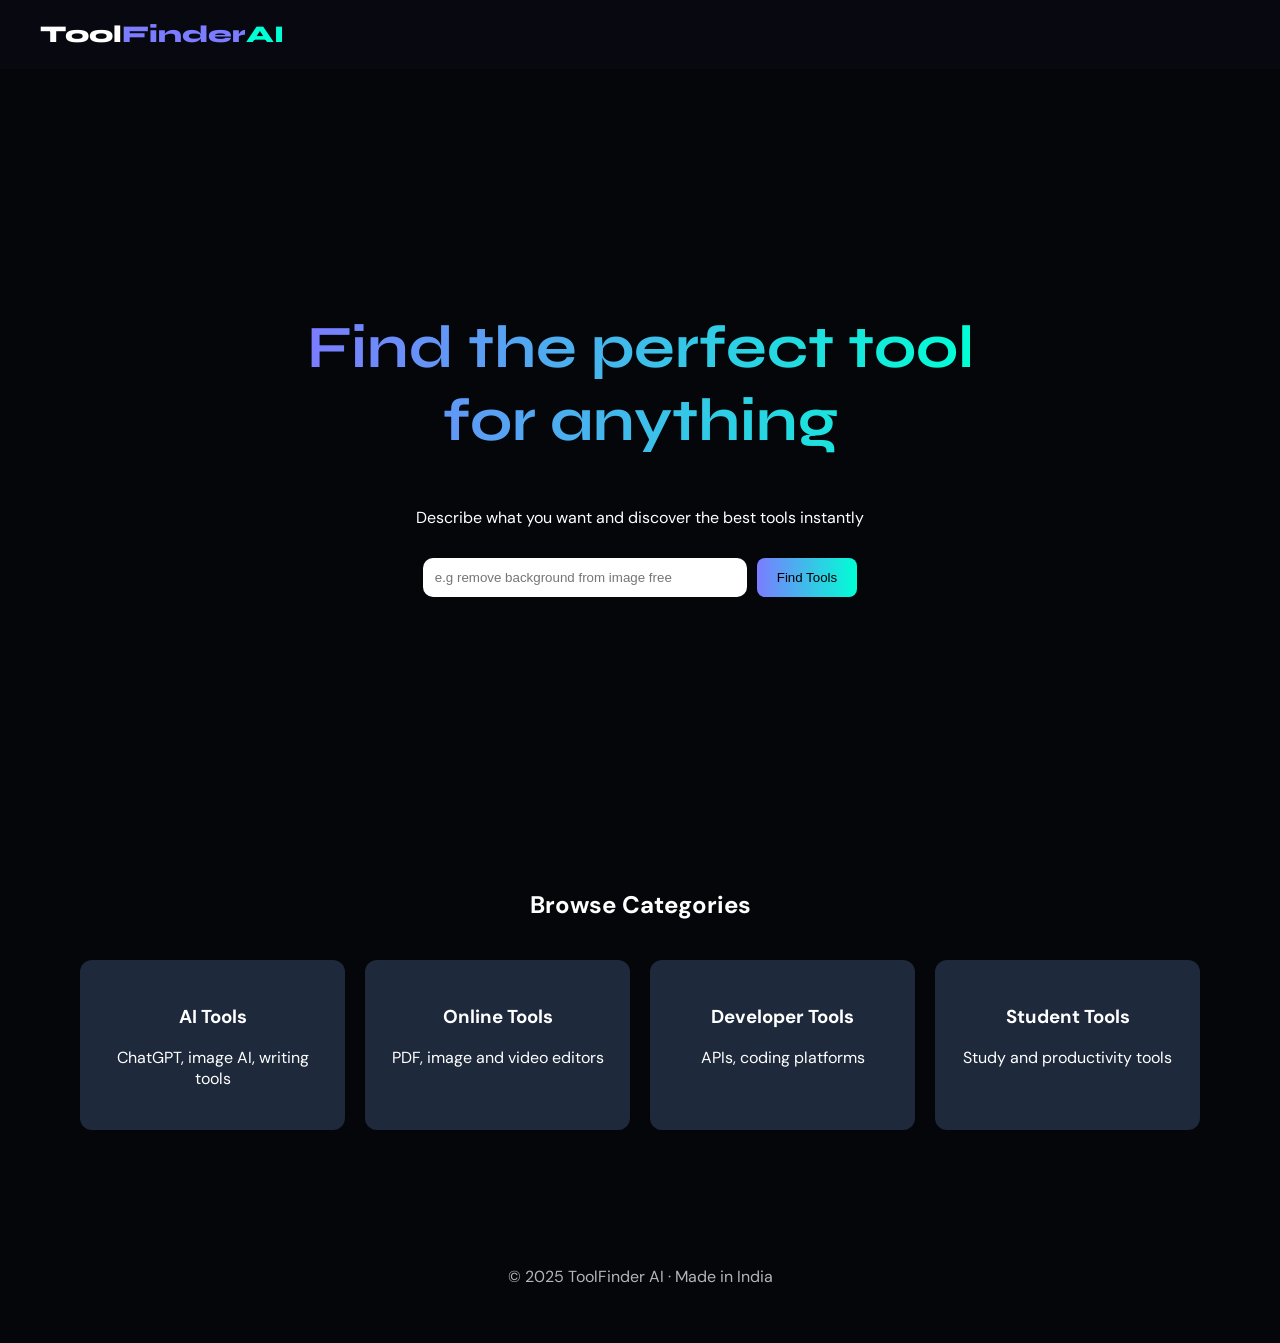
<file: index.html>
<!DOCTYPE html>
<html lang="en">

<head>

<meta charset="UTF-8">
<meta name="viewport" content="width=device-width, initial-scale=1.0">

<title>ToolFinder AI</title>

<link href="https://fonts.googleapis.com/css2?family=Syne:wght@600;700;800&family=DM+Sans:wght@300;400;500&display=swap" rel="stylesheet">

<link rel="stylesheet" href="css/style.css">

</head>

<body>

<nav class="nav">

<div class="logo">
Tool<span>Finder</span><em>AI</em>
</div>

</nav>

<section class="hero">

<div class="hero-content">

<h1>
Find the perfect tool
<br>
for anything
</h1>

<p>
Describe what you want and discover the best tools instantly
</p>

<div class="search-box">

<input id="query" placeholder="e.g remove background from image free">

<button onclick="doSearch()" class="search-btn">
Find Tools
</button>

</div>

</div>

</section>

<section class="categories">

<h2>Browse Categories</h2>

<div class="cat-grid">

<div class="cat-card" onclick="quickSearch('AI tools for writing')">
<h3>AI Tools</h3>
<p>ChatGPT, image AI, writing tools</p>
</div>

<div class="cat-card" onclick="quickSearch('free online PDF tools')">
<h3>Online Tools</h3>
<p>PDF, image and video editors</p>
</div>

<div class="cat-card" onclick="quickSearch('developer coding tools')">
<h3>Developer Tools</h3>
<p>APIs, coding platforms</p>
</div>

<div class="cat-card" onclick="quickSearch('student productivity tools')">
<h3>Student Tools</h3>
<p>Study and productivity tools</p>
</div>

</div>

</section>

<footer class="footer">

<p>© 2025 ToolFinder AI · Made in India</p>

</footer>

<script src="js/app.js"></script>

</body>

</html>
</file>
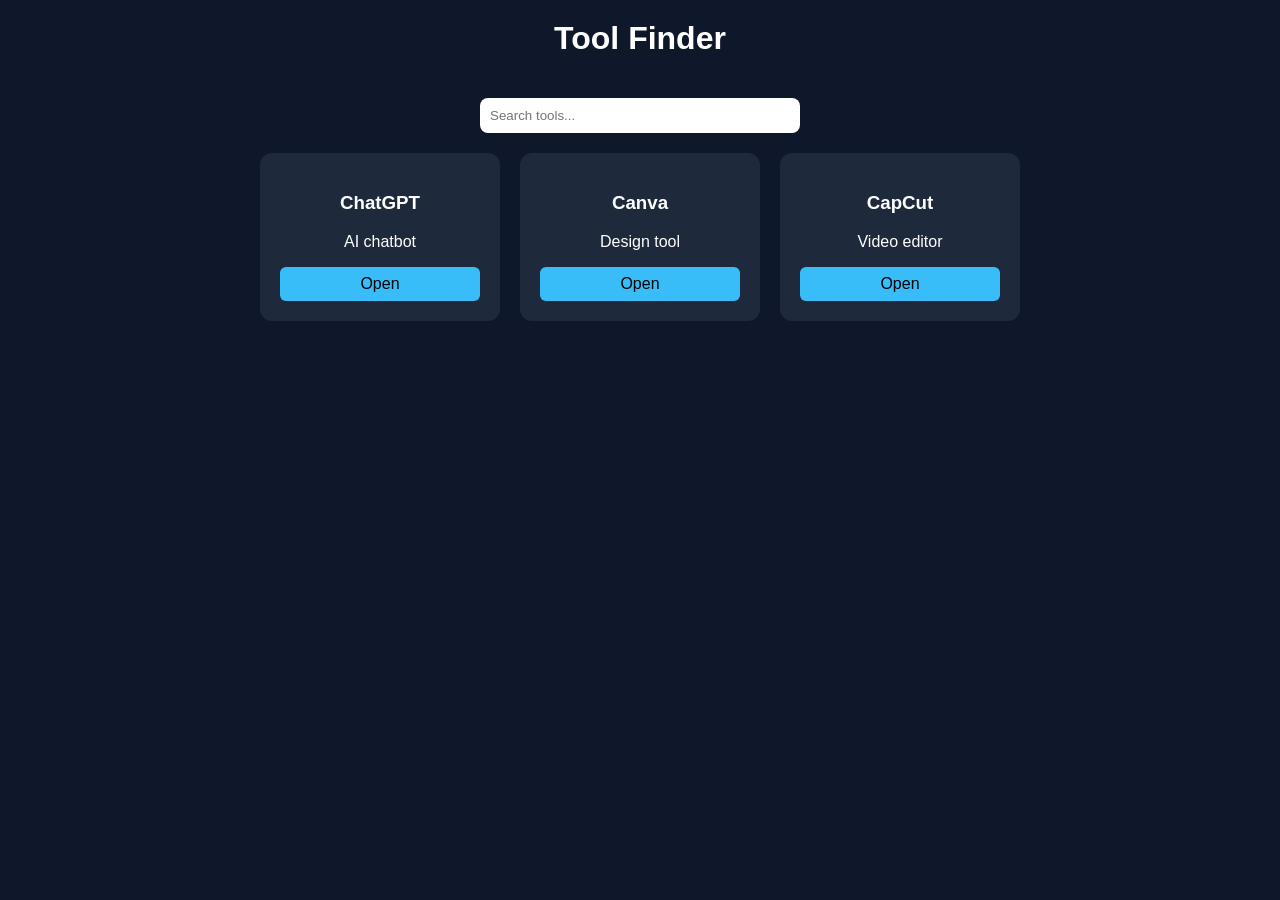
<file: tools.html>
<!DOCTYPE html>
<html>
<head>
<title>Tool Finder</title>
<style>
body{
font-family:Arial;
background:#0f172a;
color:white;
text-align:center;
}

h1{
margin-top:20px;
}

input{
padding:10px;
width:300px;
border-radius:8px;
border:none;
margin:20px;
}

.container{
display:flex;
flex-wrap:wrap;
justify-content:center;
gap:20px;
}

.card{
background:#1e293b;
padding:20px;
border-radius:12px;
width:200px;
}

.card a{
display:block;
margin-top:10px;
background:#38bdf8;
color:black;
padding:8px;
border-radius:6px;
text-decoration:none;
}
</style>
</head>

<body>

<h1>Tool Finder</h1>

<input id="search" placeholder="Search tools...">

<div class="container" id="tools">

<div class="card">
<h3>ChatGPT</h3>
<p>AI chatbot</p>
<a href="https://chat.openai.com" target="_blank">Open</a>
</div>

<div class="card">
<h3>Canva</h3>
<p>Design tool</p>
<a href="https://canva.com" target="_blank">Open</a>
</div>

<div class="card">
<h3>CapCut</h3>
<p>Video editor</p>
<a href="https://capcut.com" target="_blank">Open</a>
</div>

</div>

<script>

let search=document.getElementById("search")

search.addEventListener("keyup",function(){

let value=search.value.toLowerCase()
let cards=document.querySelectorAll(".card")

cards.forEach(card=>{
card.style.display=
card.innerText.toLowerCase().includes(value)
? "block":"none"
})

})

</script>

</body>
</html>
</file>
<file: css/style.css>
body{
font-family:'DM Sans',sans-serif;
background:#05060a;
color:white;
margin:0;
}

.nav{
padding:20px 40px;
background:rgba(10,10,20,0.7);
backdrop-filter:blur(20px);
}

.logo{
font-family:'Syne';
font-weight:800;
font-size:24px;
}

.logo span{
color:#7b7cff;
}

.logo em{
color:#00ffd5;
font-style:normal;
}

.hero{
min-height:80vh;
display:flex;
align-items:center;
justify-content:center;
text-align:center;
}

.hero h1{
font-family:'Syne';
font-size:60px;
background:linear-gradient(90deg,#7b7cff,#00ffd5);
-webkit-background-clip:text;
color:transparent;
}

.search-box{
margin-top:30px;
display:flex;
justify-content:center;
gap:10px;
}

.search-box input{
padding:12px;
border-radius:10px;
border:none;
width:300px;
}

.search-btn{
background:linear-gradient(90deg,#7b7cff,#00ffd5);
border:none;
padding:12px 20px;
border-radius:8px;
cursor:pointer;
}

.categories{
padding:80px;
text-align:center;
}

.cat-grid{
display:grid;
grid-template-columns:repeat(auto-fit,minmax(200px,1fr));
gap:20px;
margin-top:40px;
}

.cat-card{
background:#1e293b;
padding:25px;
border-radius:12px;
cursor:pointer;
transition:.3s;
}

.cat-card:hover{
transform:translateY(-6px);
}

.footer{
text-align:center;
padding:40px;
opacity:.7;
}
</file>
